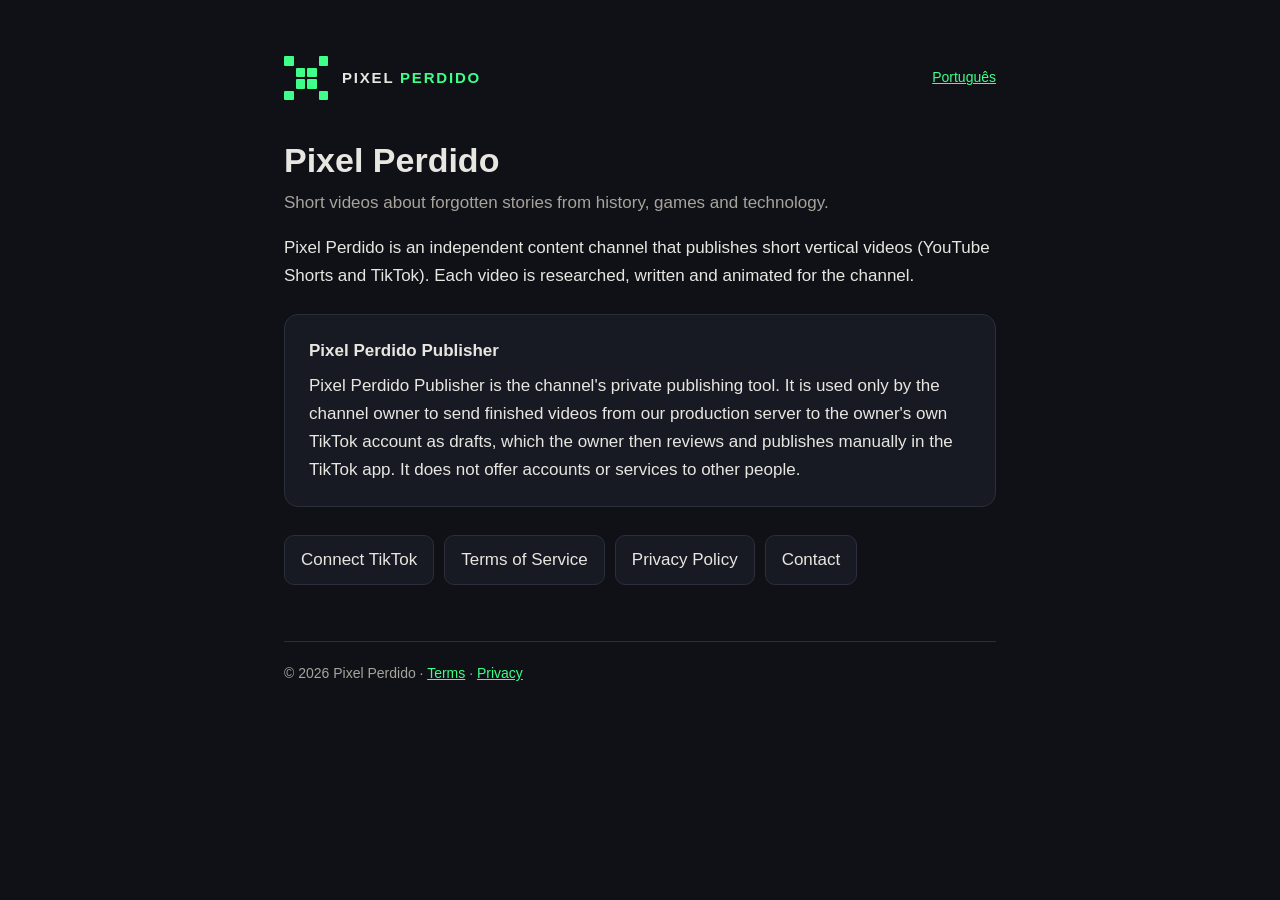
<file: index.html>
<!doctype html><html lang="en"><head><meta charset="utf-8"><meta name="viewport" content="width=device-width,initial-scale=1">
<title>Home · Pixel Perdido</title><meta name="description" content="Pixel Perdido: short videos about history, games and technology."><link rel="stylesheet" href="estilo.css"></head>
<body><main><header><div class="logo" aria-hidden="true"><i></i><i class="v"></i><i class="v"></i><i></i><i class="v"></i><i></i><i></i><i class="v"></i><i class="v"></i><i></i><i></i><i class="v"></i><i></i><i class="v"></i><i class="v"></i><i></i></div>
<div class="marca">Pixel <span>Perdido</span></div><a class="idioma" href="inicio.html">Português</a></header>

<h1>Pixel Perdido</h1><p class="sub">Short videos about forgotten stories from history, games and technology.</p>
<p>Pixel Perdido is an independent content channel that publishes short vertical videos (YouTube Shorts and TikTok). Each video is researched, written and animated for the channel.</p>
<div class="cartao"><strong>Pixel Perdido Publisher</strong><p style="margin:.4em 0 0">Pixel Perdido Publisher is the channel's private publishing tool. It is used only by the channel owner to send finished videos from our production server to the owner's own TikTok account as drafts, which the owner then reviews and publishes manually in the TikTok app. It does not offer accounts or services to other people.</p></div>
<nav><a href="connect.html">Connect TikTok</a><a href="terms.html">Terms of Service</a><a href="privacy.html">Privacy Policy</a><a href="https://github.com/eugustavokeller/pixelperdido/issues">Contact</a></nav>
<footer>© 2026 Pixel Perdido · <a href='terms.html'>Terms</a> · <a href='privacy.html'>Privacy</a></footer></main></body></html>
</file>
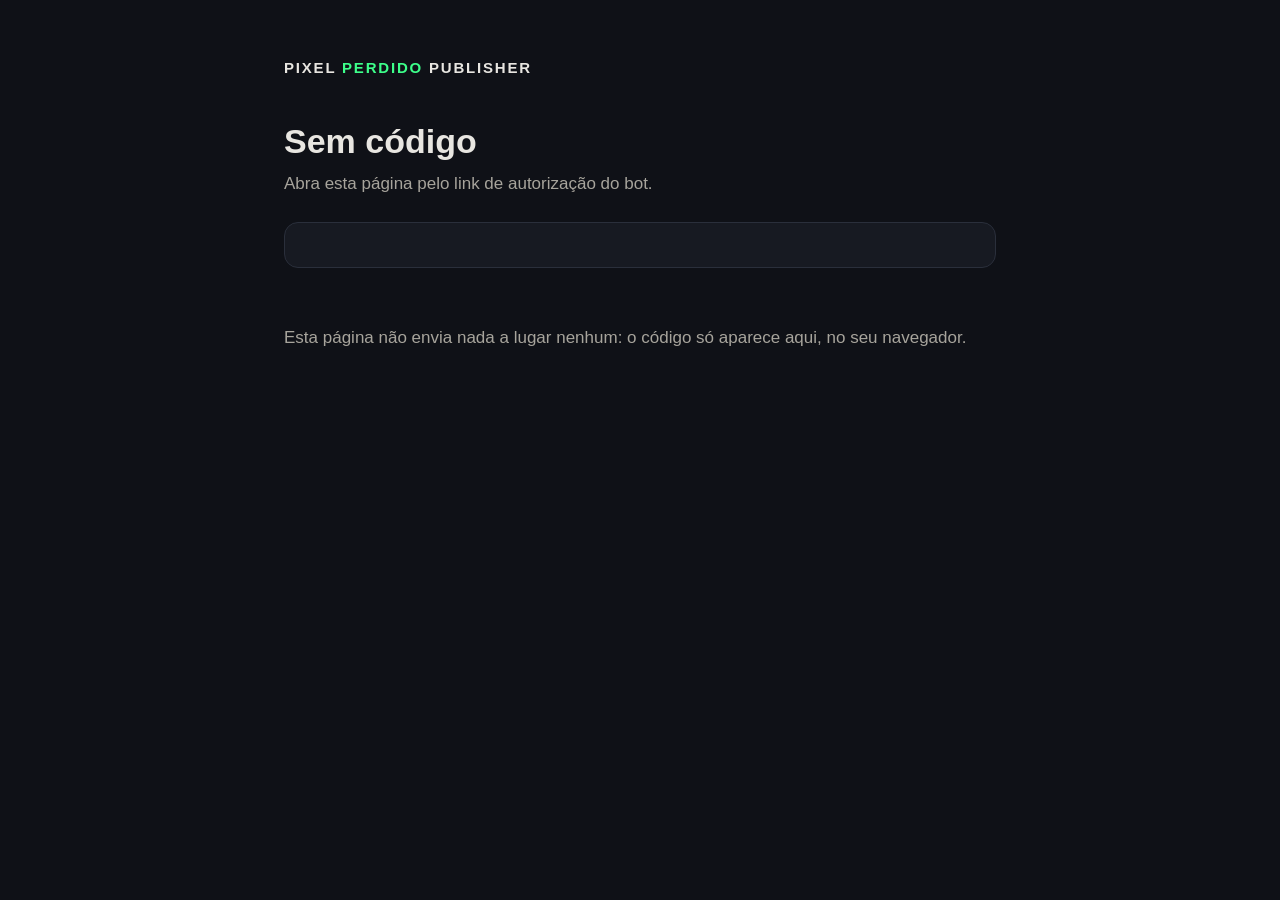
<file: callback.html>
<!doctype html><html lang="pt-BR"><head><meta charset="utf-8"><meta name="viewport" content="width=device-width,initial-scale=1">
<title>Autorização · Pixel Perdido</title><meta name="robots" content="noindex"><link rel="stylesheet" href="estilo.css"></head>
<body><main><header><div class="marca">Pixel <span>Perdido</span> Publisher</div></header>
<h1 id="t">Autorização recebida</h1>
<p class="sub" id="s">Copie o código abaixo e mande no Telegram do Pixel Perdido como: <strong>tiktok &lt;código&gt;</strong></p>
<div class="cartao"><code id="c" style="word-break:break-all;font-size:15px"></code></div>
<nav><a href="#" id="b">Copiar código</a></nav>
<p class="sub">Esta página não envia nada a lugar nenhum: o código só aparece aqui, no seu navegador.</p>
<script>
const q = new URLSearchParams(location.search), c = q.get("code"), e = q.get("error_description") || q.get("error");
const el = document.getElementById("c");
if (c) el.textContent = c; else { document.getElementById("t").textContent = "Sem código"; document.getElementById("s").textContent = e ? "O TikTok respondeu: " + e : "Abra esta página pelo link de autorização do bot."; document.getElementById("b").style.display = "none"; }
document.getElementById("b").onclick = (ev) => { ev.preventDefault(); navigator.clipboard.writeText("tiktok " + c); ev.target.textContent = "Copiado!"; };
</script></main></body></html>
</file>
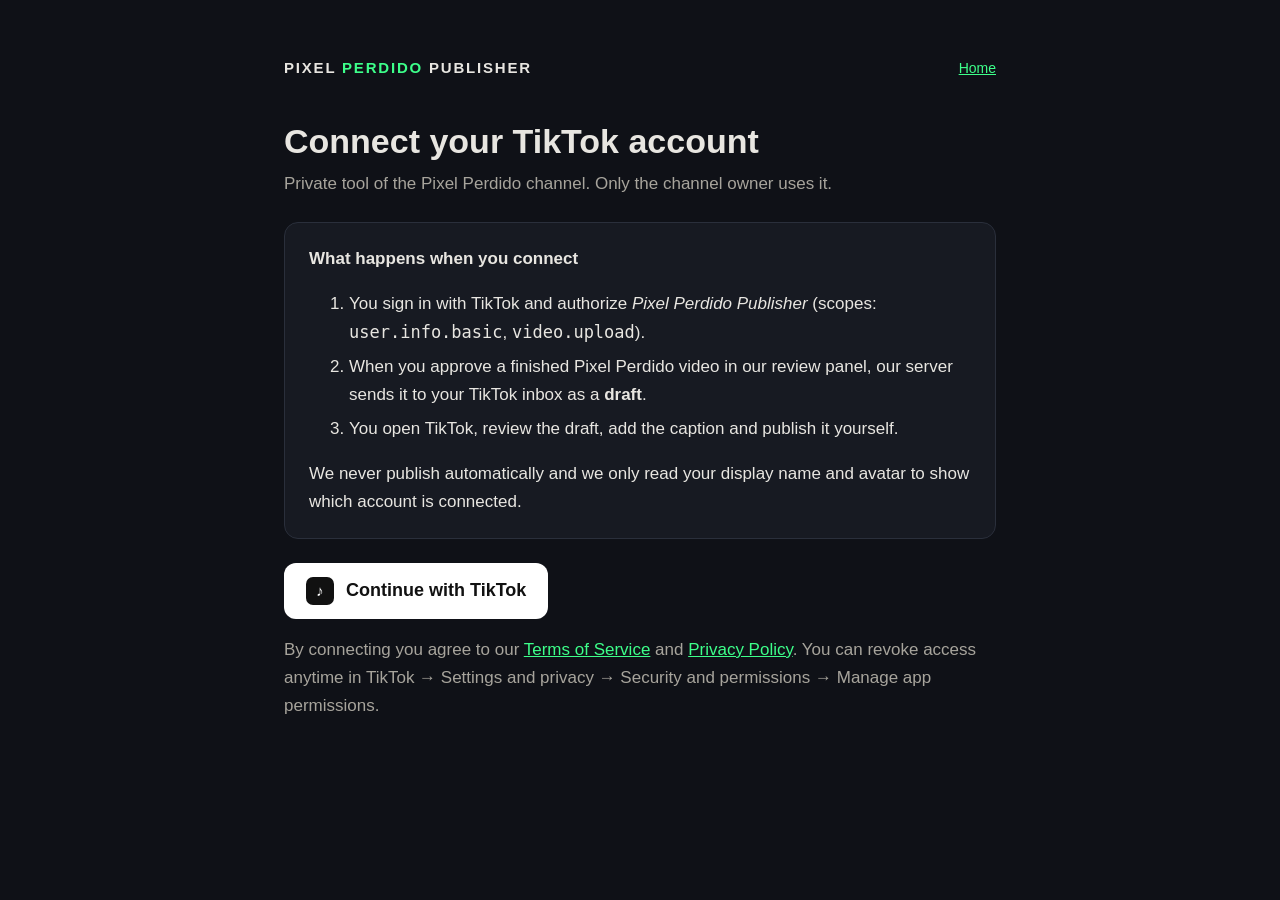
<file: connect.html>
<!doctype html><html lang="en"><head><meta charset="utf-8"><meta name="viewport" content="width=device-width,initial-scale=1">
<title>Connect TikTok · Pixel Perdido Publisher</title><meta name="robots" content="noindex"><link rel="stylesheet" href="estilo.css">
<style>.tk{display:inline-flex;align-items:center;gap:12px;background:#fff;color:#111;font-weight:700;font-size:18px;padding:14px 22px;border-radius:12px;text-decoration:none;border:0;cursor:pointer}
.tk:hover{filter:brightness(.92)}.tk b{display:inline-grid;place-items:center;width:28px;height:28px;border-radius:7px;background:#111;color:#fff;font-size:15px}
ol li{margin:6px 0}</style></head>
<body><main><header><div class="marca">Pixel <span>Perdido</span> Publisher</div><a class="idioma" href="index.html">Home</a></header>
<h1>Connect your TikTok account</h1>
<p class="sub">Private tool of the Pixel Perdido channel. Only the channel owner uses it.</p>
<div class="cartao"><strong>What happens when you connect</strong>
<ol><li>You sign in with TikTok and authorize <em>Pixel Perdido Publisher</em> (scopes: <code>user.info.basic</code>, <code>video.upload</code>).</li>
<li>When you approve a finished Pixel Perdido video in our review panel, our server sends it to your TikTok inbox as a <strong>draft</strong>.</li>
<li>You open TikTok, review the draft, add the caption and publish it yourself.</li></ol>
<p style="margin:0">We never publish automatically and we only read your display name and avatar to show which account is connected.</p></div>
<p><button class="tk" id="go"><b>♪</b>Continue with TikTok</button></p>
<p class="sub">By connecting you agree to our <a href="terms.html">Terms of Service</a> and <a href="privacy.html">Privacy Policy</a>. You can revoke access anytime in TikTok → Settings and privacy → Security and permissions → Manage app permissions.</p>
<script>
document.getElementById("go").onclick = () => {
  const st = Array.from(crypto.getRandomValues(new Uint8Array(12)), (b) => b.toString(16).padStart(2, "0")).join("");
  const q = new URLSearchParams({ client_key: "sbaw8g6pq8x4stlti2", scope: "user.info.basic,video.upload", response_type: "code",
    redirect_uri: "https://eugustavokeller.github.io/pixelperdido/callback.html", state: st });
  location.href = "https://www.tiktok.com/v2/auth/authorize/?" + q.toString();
};
</script></main></body></html>
</file>
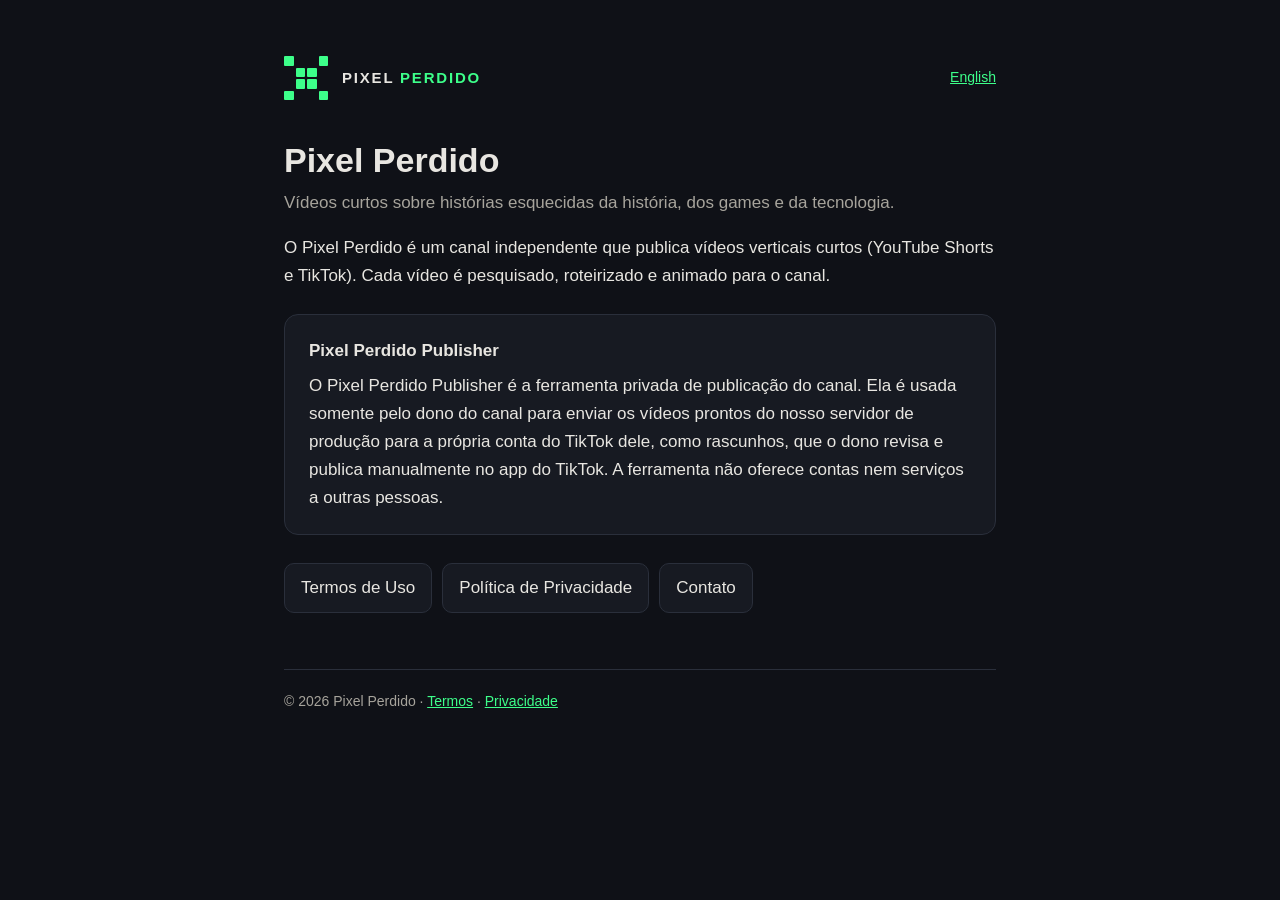
<file: inicio.html>
<!doctype html><html lang="pt-BR"><head><meta charset="utf-8"><meta name="viewport" content="width=device-width,initial-scale=1">
<title>Início · Pixel Perdido</title><meta name="description" content="Pixel Perdido: vídeos curtos sobre história, games e tecnologia."><link rel="stylesheet" href="estilo.css"></head>
<body><main><header><div class="logo" aria-hidden="true"><i></i><i class="v"></i><i class="v"></i><i></i><i class="v"></i><i></i><i></i><i class="v"></i><i class="v"></i><i></i><i></i><i class="v"></i><i></i><i class="v"></i><i class="v"></i><i></i></div>
<div class="marca">Pixel <span>Perdido</span></div><a class="idioma" href="index.html">English</a></header>

<h1>Pixel Perdido</h1><p class="sub">Vídeos curtos sobre histórias esquecidas da história, dos games e da tecnologia.</p>
<p>O Pixel Perdido é um canal independente que publica vídeos verticais curtos (YouTube Shorts e TikTok). Cada vídeo é pesquisado, roteirizado e animado para o canal.</p>
<div class="cartao"><strong>Pixel Perdido Publisher</strong><p style="margin:.4em 0 0">O Pixel Perdido Publisher é a ferramenta privada de publicação do canal. Ela é usada somente pelo dono do canal para enviar os vídeos prontos do nosso servidor de produção para a própria conta do TikTok dele, como rascunhos, que o dono revisa e publica manualmente no app do TikTok. A ferramenta não oferece contas nem serviços a outras pessoas.</p></div>
<nav><a href="termos.html">Termos de Uso</a><a href="privacidade.html">Política de Privacidade</a><a href="https://github.com/eugustavokeller/pixelperdido/issues">Contato</a></nav>
<footer>© 2026 Pixel Perdido · <a href='termos.html'>Termos</a> · <a href='privacidade.html'>Privacidade</a></footer></main></body></html>
</file>
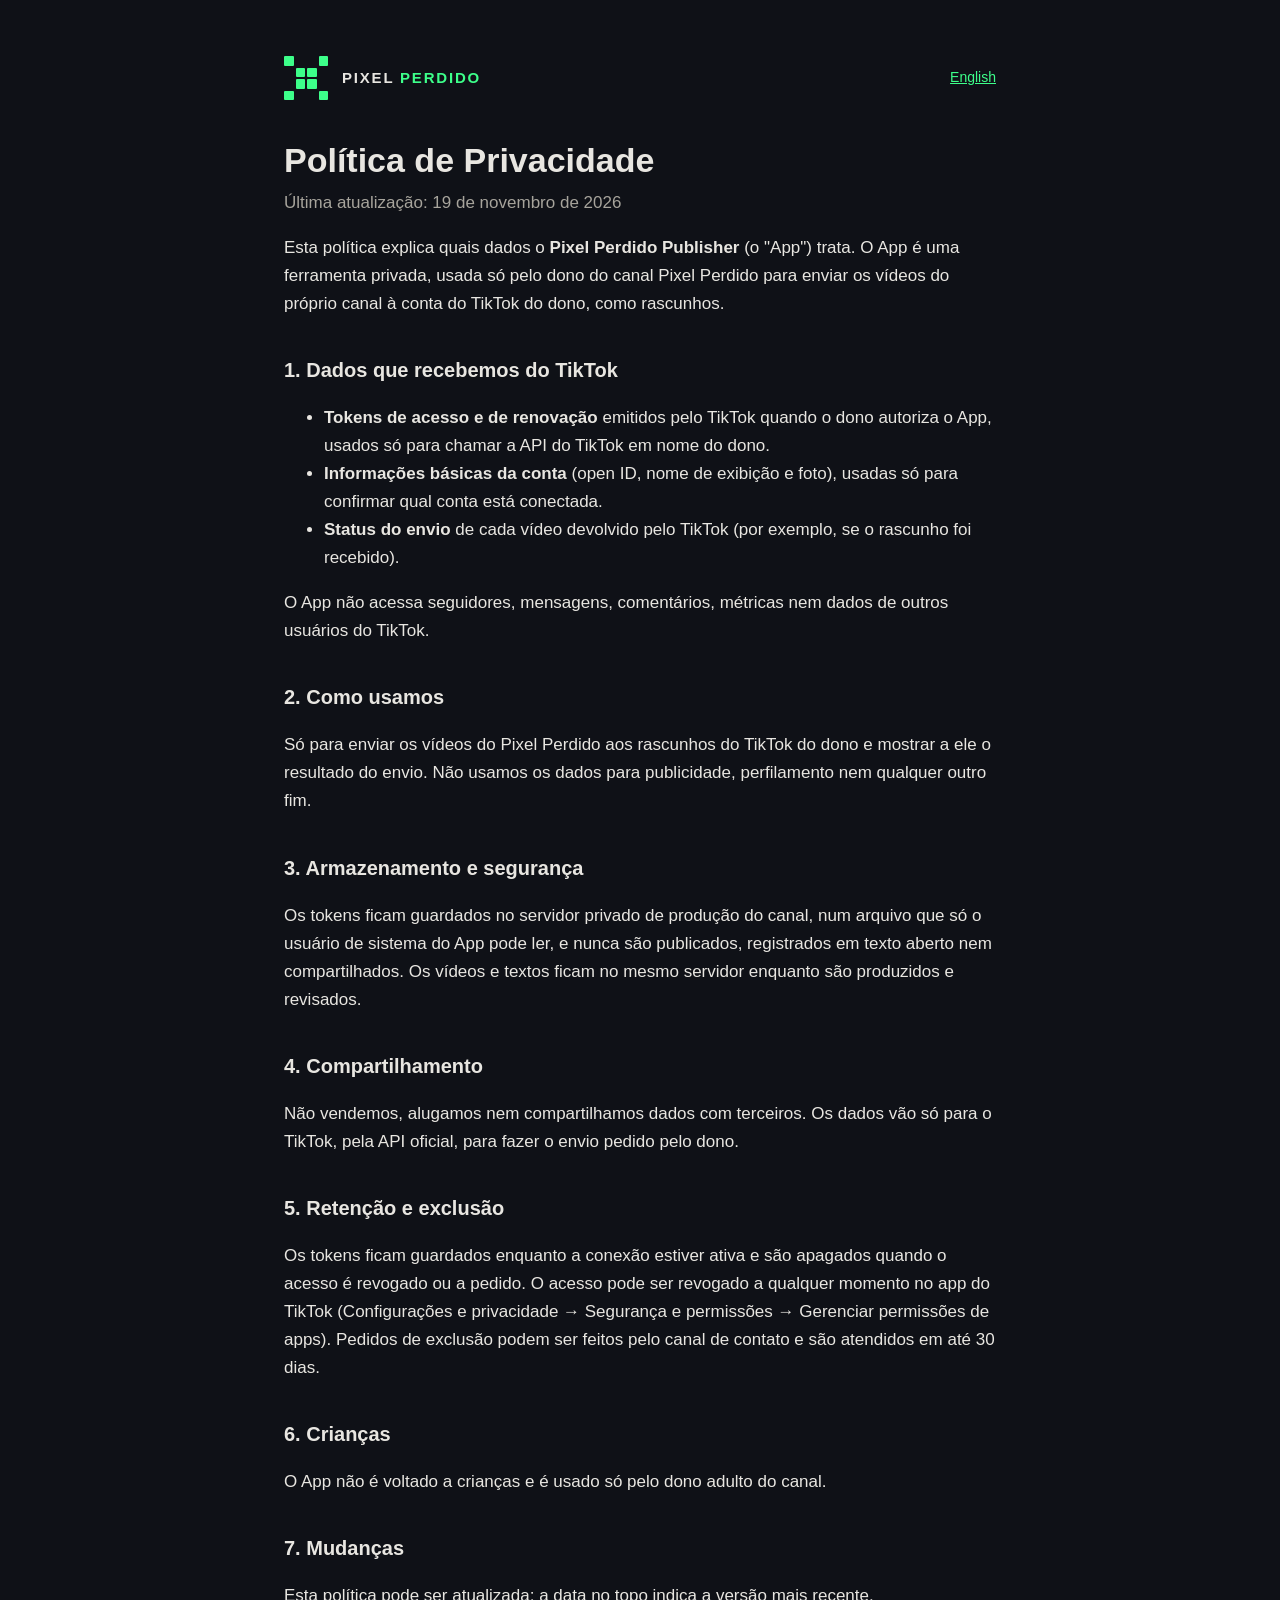
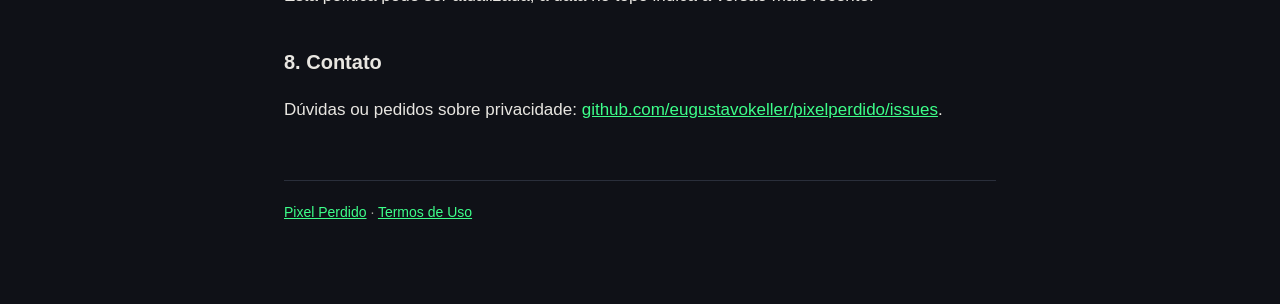
<file: privacidade.html>
<!doctype html><html lang="pt-BR"><head><meta charset="utf-8"><meta name="viewport" content="width=device-width,initial-scale=1">
<title>Política de Privacidade · Pixel Perdido</title><meta name="description" content="Política de Privacidade do Pixel Perdido Publisher."><link rel="stylesheet" href="estilo.css"></head>
<body><main><header><div class="logo" aria-hidden="true"><i></i><i class="v"></i><i class="v"></i><i></i><i class="v"></i><i></i><i></i><i class="v"></i><i class="v"></i><i></i><i></i><i class="v"></i><i></i><i class="v"></i><i class="v"></i><i></i></div>
<div class="marca">Pixel <span>Perdido</span></div><a class="idioma" href="privacy.html">English</a></header>

<h1>Política de Privacidade</h1><p class="sub">Última atualização: 19 de novembro de 2026</p>
<p>Esta política explica quais dados o <strong>Pixel Perdido Publisher</strong> (o "App") trata. O App é uma ferramenta privada, usada só pelo dono do canal Pixel Perdido para enviar os vídeos do próprio canal à conta do TikTok do dono, como rascunhos.</p>
<h2>1. Dados que recebemos do TikTok</h2><ul>
<li><strong>Tokens de acesso e de renovação</strong> emitidos pelo TikTok quando o dono autoriza o App, usados só para chamar a API do TikTok em nome do dono.</li>
<li><strong>Informações básicas da conta</strong> (open ID, nome de exibição e foto), usadas só para confirmar qual conta está conectada.</li>
<li><strong>Status do envio</strong> de cada vídeo devolvido pelo TikTok (por exemplo, se o rascunho foi recebido).</li></ul>
<p>O App não acessa seguidores, mensagens, comentários, métricas nem dados de outros usuários do TikTok.</p>
<h2>2. Como usamos</h2><p>Só para enviar os vídeos do Pixel Perdido aos rascunhos do TikTok do dono e mostrar a ele o resultado do envio. Não usamos os dados para publicidade, perfilamento nem qualquer outro fim.</p>
<h2>3. Armazenamento e segurança</h2><p>Os tokens ficam guardados no servidor privado de produção do canal, num arquivo que só o usuário de sistema do App pode ler, e nunca são publicados, registrados em texto aberto nem compartilhados. Os vídeos e textos ficam no mesmo servidor enquanto são produzidos e revisados.</p>
<h2>4. Compartilhamento</h2><p>Não vendemos, alugamos nem compartilhamos dados com terceiros. Os dados vão só para o TikTok, pela API oficial, para fazer o envio pedido pelo dono.</p>
<h2>5. Retenção e exclusão</h2><p>Os tokens ficam guardados enquanto a conexão estiver ativa e são apagados quando o acesso é revogado ou a pedido. O acesso pode ser revogado a qualquer momento no app do TikTok (Configurações e privacidade → Segurança e permissões → Gerenciar permissões de apps). Pedidos de exclusão podem ser feitos pelo canal de contato e são atendidos em até 30 dias.</p>
<h2>6. Crianças</h2><p>O App não é voltado a crianças e é usado só pelo dono adulto do canal.</p>
<h2>7. Mudanças</h2><p>Esta política pode ser atualizada; a data no topo indica a versão mais recente.</p>
<h2>8. Contato</h2><p>Dúvidas ou pedidos sobre privacidade: <a href="https://github.com/eugustavokeller/pixelperdido/issues">github.com/eugustavokeller/pixelperdido/issues</a>.</p>
<footer><a href='inicio.html'>Pixel Perdido</a> · <a href='termos.html'>Termos de Uso</a></footer></main></body></html>
</file>
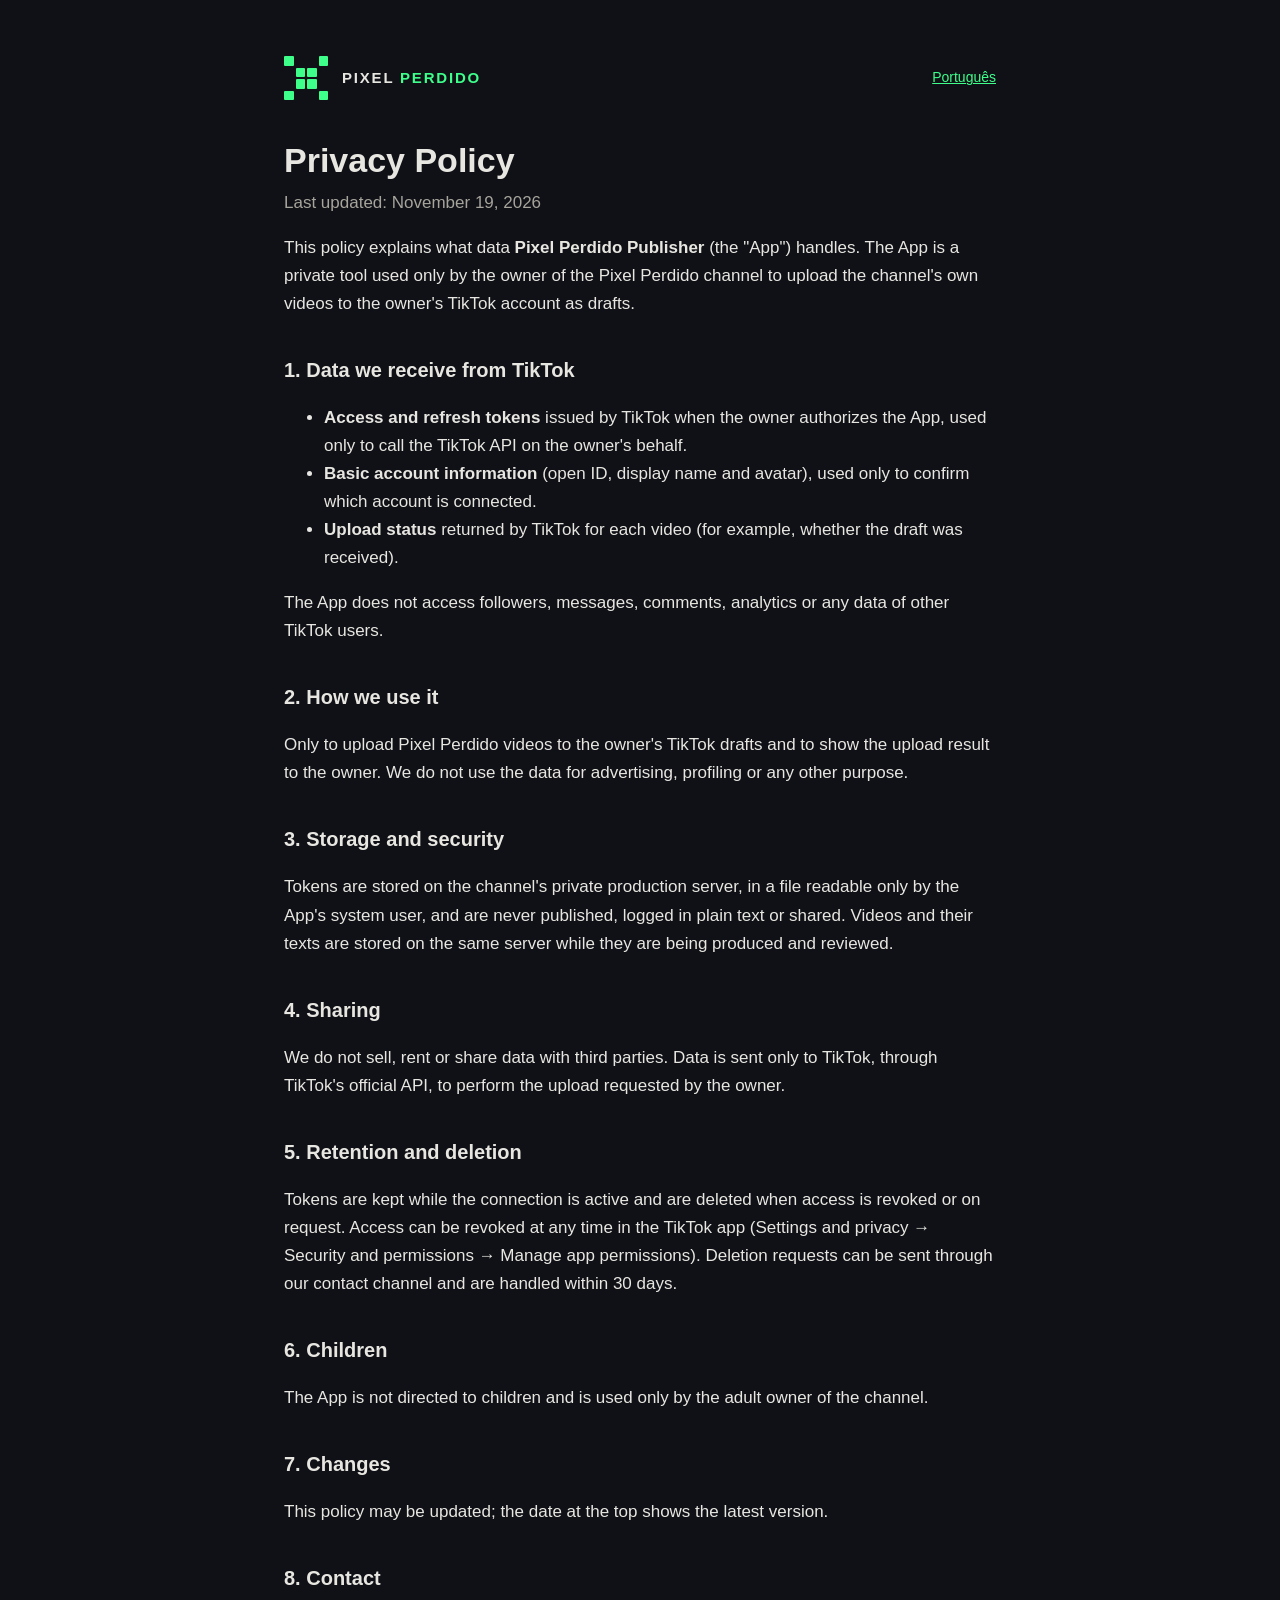
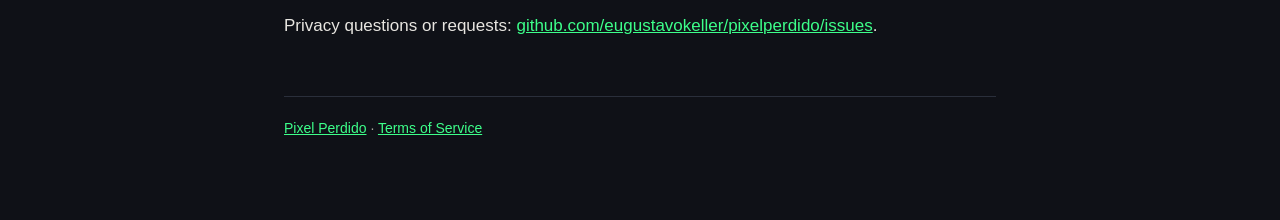
<file: privacy.html>
<!doctype html><html lang="en"><head><meta charset="utf-8"><meta name="viewport" content="width=device-width,initial-scale=1">
<title>Privacy Policy · Pixel Perdido</title><meta name="description" content="Privacy Policy of Pixel Perdido Publisher."><link rel="stylesheet" href="estilo.css"></head>
<body><main><header><div class="logo" aria-hidden="true"><i></i><i class="v"></i><i class="v"></i><i></i><i class="v"></i><i></i><i></i><i class="v"></i><i class="v"></i><i></i><i></i><i class="v"></i><i></i><i class="v"></i><i class="v"></i><i></i></div>
<div class="marca">Pixel <span>Perdido</span></div><a class="idioma" href="privacidade.html">Português</a></header>

<h1>Privacy Policy</h1><p class="sub">Last updated: November 19, 2026</p>
<p>This policy explains what data <strong>Pixel Perdido Publisher</strong> (the "App") handles. The App is a private tool used only by the owner of the Pixel Perdido channel to upload the channel's own videos to the owner's TikTok account as drafts.</p>
<h2>1. Data we receive from TikTok</h2><ul>
<li><strong>Access and refresh tokens</strong> issued by TikTok when the owner authorizes the App, used only to call the TikTok API on the owner's behalf.</li>
<li><strong>Basic account information</strong> (open ID, display name and avatar), used only to confirm which account is connected.</li>
<li><strong>Upload status</strong> returned by TikTok for each video (for example, whether the draft was received).</li></ul>
<p>The App does not access followers, messages, comments, analytics or any data of other TikTok users.</p>
<h2>2. How we use it</h2><p>Only to upload Pixel Perdido videos to the owner's TikTok drafts and to show the upload result to the owner. We do not use the data for advertising, profiling or any other purpose.</p>
<h2>3. Storage and security</h2><p>Tokens are stored on the channel's private production server, in a file readable only by the App's system user, and are never published, logged in plain text or shared. Videos and their texts are stored on the same server while they are being produced and reviewed.</p>
<h2>4. Sharing</h2><p>We do not sell, rent or share data with third parties. Data is sent only to TikTok, through TikTok's official API, to perform the upload requested by the owner.</p>
<h2>5. Retention and deletion</h2><p>Tokens are kept while the connection is active and are deleted when access is revoked or on request. Access can be revoked at any time in the TikTok app (Settings and privacy → Security and permissions → Manage app permissions). Deletion requests can be sent through our contact channel and are handled within 30 days.</p>
<h2>6. Children</h2><p>The App is not directed to children and is used only by the adult owner of the channel.</p>
<h2>7. Changes</h2><p>This policy may be updated; the date at the top shows the latest version.</p>
<h2>8. Contact</h2><p>Privacy questions or requests: <a href="https://github.com/eugustavokeller/pixelperdido/issues">github.com/eugustavokeller/pixelperdido/issues</a>.</p>
<footer><a href='index.html'>Pixel Perdido</a> · <a href='terms.html'>Terms of Service</a></footer></main></body></html>
</file>
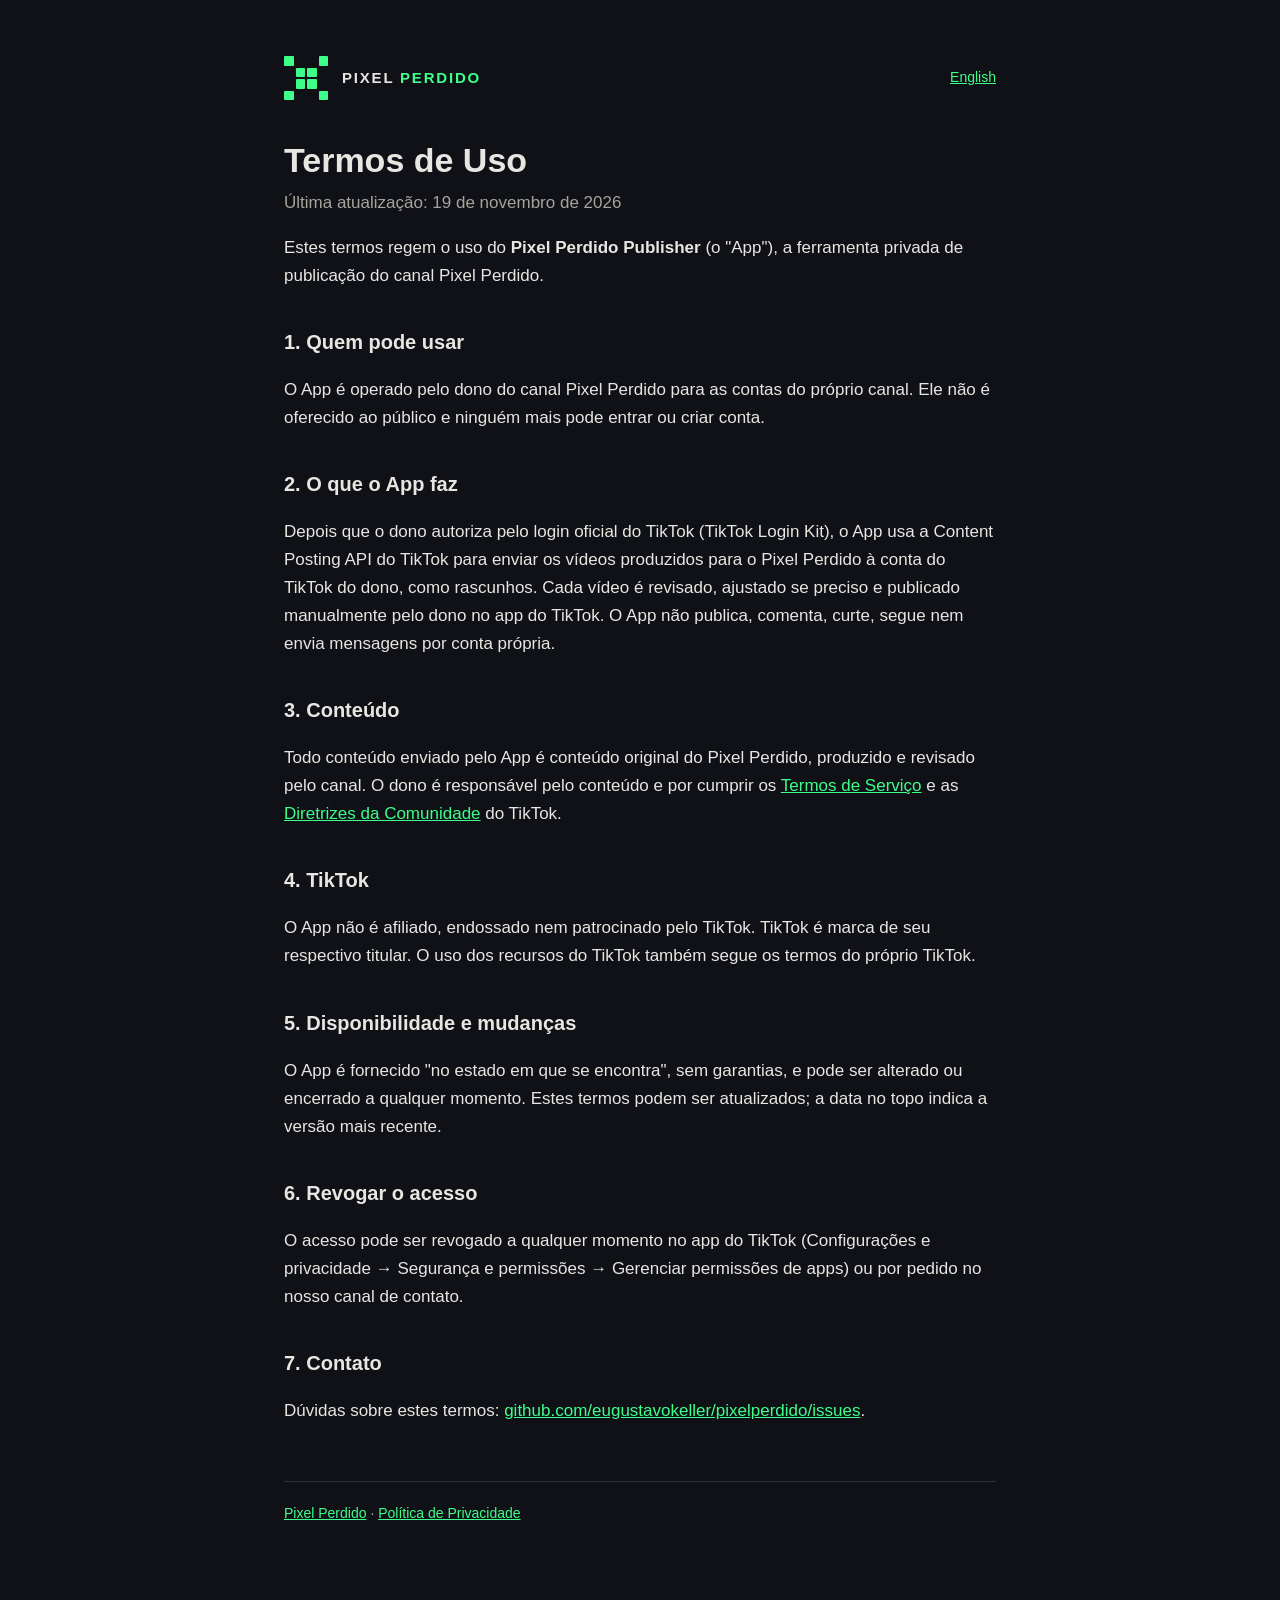
<file: termos.html>
<!doctype html><html lang="pt-BR"><head><meta charset="utf-8"><meta name="viewport" content="width=device-width,initial-scale=1">
<title>Termos de Uso · Pixel Perdido</title><meta name="description" content="Termos de Uso do Pixel Perdido Publisher."><link rel="stylesheet" href="estilo.css"></head>
<body><main><header><div class="logo" aria-hidden="true"><i></i><i class="v"></i><i class="v"></i><i></i><i class="v"></i><i></i><i></i><i class="v"></i><i class="v"></i><i></i><i></i><i class="v"></i><i></i><i class="v"></i><i class="v"></i><i></i></div>
<div class="marca">Pixel <span>Perdido</span></div><a class="idioma" href="terms.html">English</a></header>

<h1>Termos de Uso</h1><p class="sub">Última atualização: 19 de novembro de 2026</p>
<p>Estes termos regem o uso do <strong>Pixel Perdido Publisher</strong> (o "App"), a ferramenta privada de publicação do canal Pixel Perdido.</p>
<h2>1. Quem pode usar</h2><p>O App é operado pelo dono do canal Pixel Perdido para as contas do próprio canal. Ele não é oferecido ao público e ninguém mais pode entrar ou criar conta.</p>
<h2>2. O que o App faz</h2><p>Depois que o dono autoriza pelo login oficial do TikTok (TikTok Login Kit), o App usa a Content Posting API do TikTok para enviar os vídeos produzidos para o Pixel Perdido à conta do TikTok do dono, como rascunhos. Cada vídeo é revisado, ajustado se preciso e publicado manualmente pelo dono no app do TikTok. O App não publica, comenta, curte, segue nem envia mensagens por conta própria.</p>
<h2>3. Conteúdo</h2><p>Todo conteúdo enviado pelo App é conteúdo original do Pixel Perdido, produzido e revisado pelo canal. O dono é responsável pelo conteúdo e por cumprir os <a href="https://www.tiktok.com/legal/page/global/terms-of-service/pt-BR">Termos de Serviço</a> e as <a href="https://www.tiktok.com/community-guidelines">Diretrizes da Comunidade</a> do TikTok.</p>
<h2>4. TikTok</h2><p>O App não é afiliado, endossado nem patrocinado pelo TikTok. TikTok é marca de seu respectivo titular. O uso dos recursos do TikTok também segue os termos do próprio TikTok.</p>
<h2>5. Disponibilidade e mudanças</h2><p>O App é fornecido "no estado em que se encontra", sem garantias, e pode ser alterado ou encerrado a qualquer momento. Estes termos podem ser atualizados; a data no topo indica a versão mais recente.</p>
<h2>6. Revogar o acesso</h2><p>O acesso pode ser revogado a qualquer momento no app do TikTok (Configurações e privacidade → Segurança e permissões → Gerenciar permissões de apps) ou por pedido no nosso canal de contato.</p>
<h2>7. Contato</h2><p>Dúvidas sobre estes termos: <a href="https://github.com/eugustavokeller/pixelperdido/issues">github.com/eugustavokeller/pixelperdido/issues</a>.</p>
<footer><a href='inicio.html'>Pixel Perdido</a> · <a href='privacidade.html'>Política de Privacidade</a></footer></main></body></html>
</file>
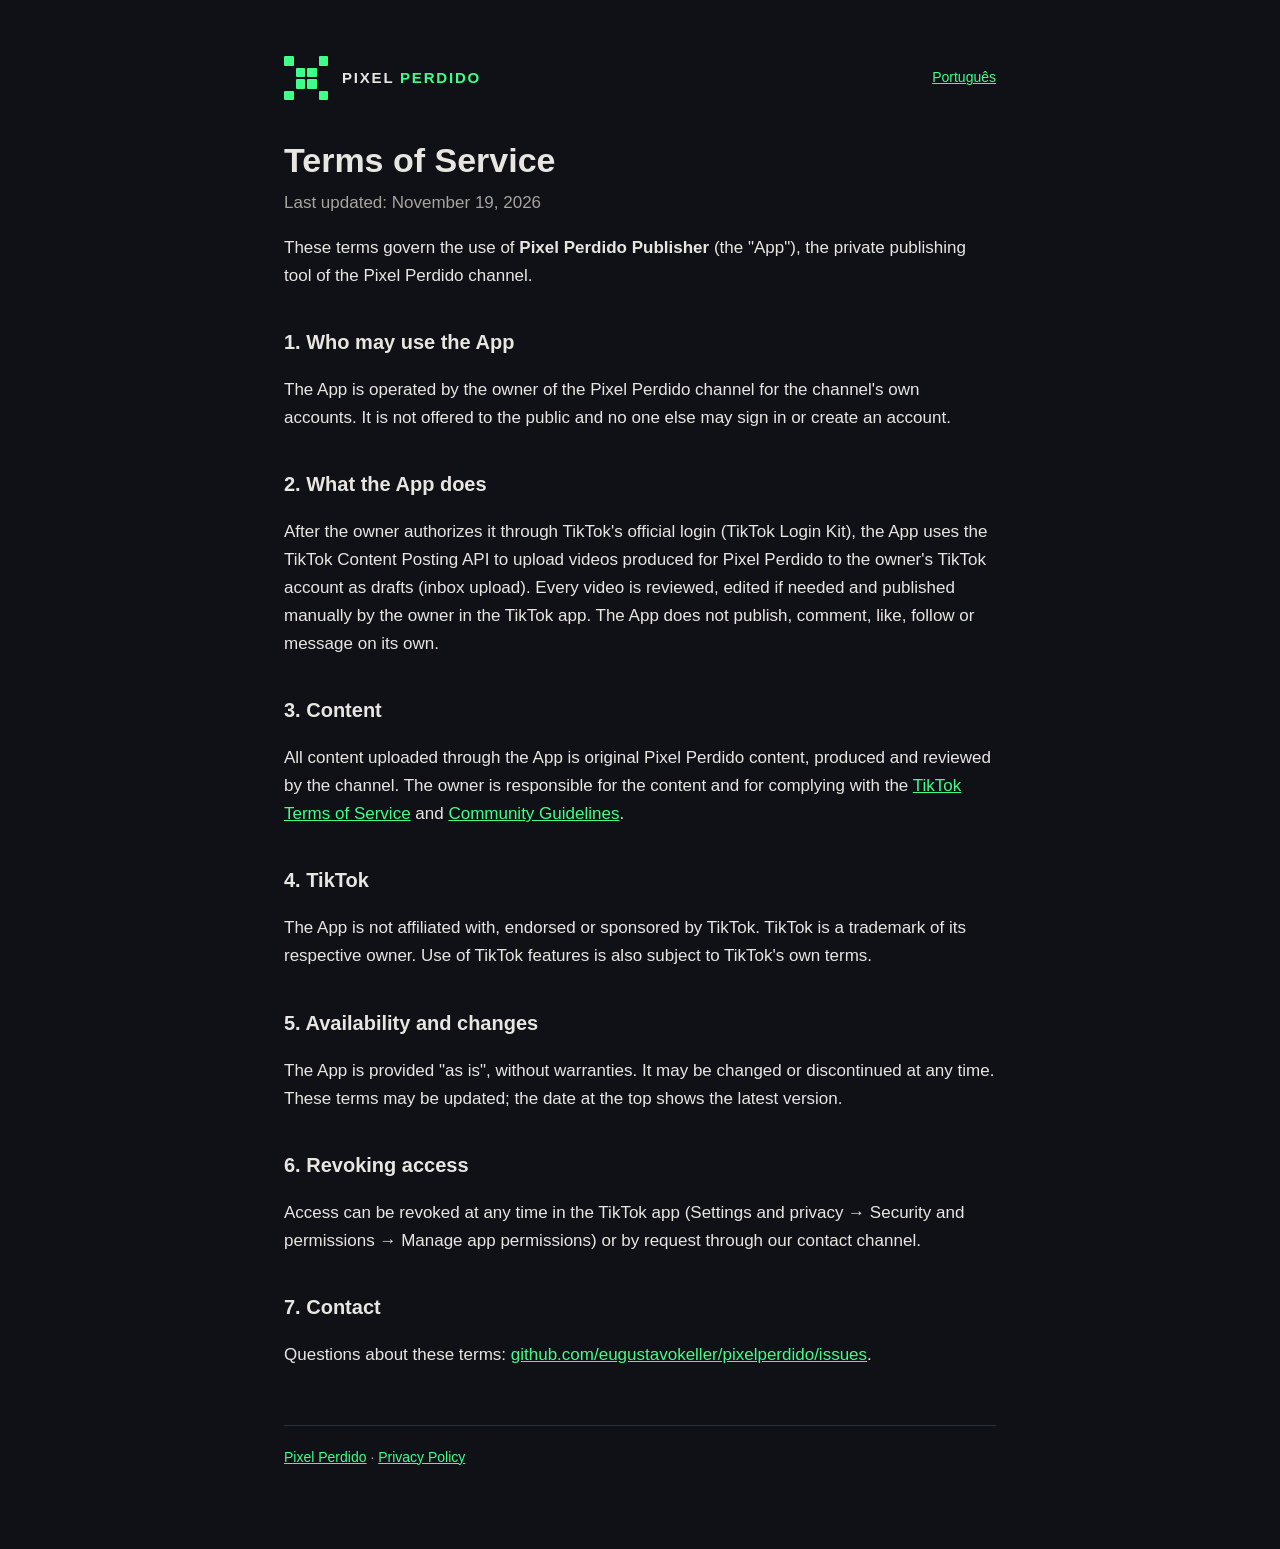
<file: terms.html>
<!doctype html><html lang="en"><head><meta charset="utf-8"><meta name="viewport" content="width=device-width,initial-scale=1">
<title>Terms of Service · Pixel Perdido</title><meta name="description" content="Terms of Service of Pixel Perdido Publisher."><link rel="stylesheet" href="estilo.css"></head>
<body><main><header><div class="logo" aria-hidden="true"><i></i><i class="v"></i><i class="v"></i><i></i><i class="v"></i><i></i><i></i><i class="v"></i><i class="v"></i><i></i><i></i><i class="v"></i><i></i><i class="v"></i><i class="v"></i><i></i></div>
<div class="marca">Pixel <span>Perdido</span></div><a class="idioma" href="termos.html">Português</a></header>

<h1>Terms of Service</h1><p class="sub">Last updated: November 19, 2026</p>
<p>These terms govern the use of <strong>Pixel Perdido Publisher</strong> (the "App"), the private publishing tool of the Pixel Perdido channel.</p>
<h2>1. Who may use the App</h2><p>The App is operated by the owner of the Pixel Perdido channel for the channel's own accounts. It is not offered to the public and no one else may sign in or create an account.</p>
<h2>2. What the App does</h2><p>After the owner authorizes it through TikTok's official login (TikTok Login Kit), the App uses the TikTok Content Posting API to upload videos produced for Pixel Perdido to the owner's TikTok account as drafts (inbox upload). Every video is reviewed, edited if needed and published manually by the owner in the TikTok app. The App does not publish, comment, like, follow or message on its own.</p>
<h2>3. Content</h2><p>All content uploaded through the App is original Pixel Perdido content, produced and reviewed by the channel. The owner is responsible for the content and for complying with the <a href="https://www.tiktok.com/legal/page/global/terms-of-service/en">TikTok Terms of Service</a> and <a href="https://www.tiktok.com/community-guidelines">Community Guidelines</a>.</p>
<h2>4. TikTok</h2><p>The App is not affiliated with, endorsed or sponsored by TikTok. TikTok is a trademark of its respective owner. Use of TikTok features is also subject to TikTok's own terms.</p>
<h2>5. Availability and changes</h2><p>The App is provided "as is", without warranties. It may be changed or discontinued at any time. These terms may be updated; the date at the top shows the latest version.</p>
<h2>6. Revoking access</h2><p>Access can be revoked at any time in the TikTok app (Settings and privacy → Security and permissions → Manage app permissions) or by request through our contact channel.</p>
<h2>7. Contact</h2><p>Questions about these terms: <a href="https://github.com/eugustavokeller/pixelperdido/issues">github.com/eugustavokeller/pixelperdido/issues</a>.</p>
<footer><a href='index.html'>Pixel Perdido</a> · <a href='privacy.html'>Privacy Policy</a></footer></main></body></html>
</file>
<file: estilo.css>
:root{--fundo:#0f1117;--cartao:#171a22;--texto:#e8e6e1;--suave:#a7a49c;--verde:#3dff8a;--borda:#2a2f3b}
*{box-sizing:border-box}html{background:var(--fundo)}
body{margin:0;color:var(--texto);font:17px/1.65 -apple-system,BlinkMacSystemFont,"Segoe UI",Roboto,Helvetica,Arial,sans-serif}
main{max-width:760px;margin:0 auto;padding:56px 24px 80px}
header{display:flex;align-items:center;gap:14px;margin-bottom:40px}
.logo{width:44px;height:44px;image-rendering:pixelated;display:grid;grid-template-columns:repeat(4,1fr);gap:2px}
.logo i{background:var(--verde);border-radius:1px}.logo i.v{background:transparent}
.marca{font-weight:800;letter-spacing:.12em;text-transform:uppercase;font-size:15px}
.marca span{color:var(--verde)}
h1{font-size:34px;line-height:1.2;margin:0 0 8px}h2{font-size:20px;margin:36px 0 8px}
p,li{color:var(--texto)}.sub{color:var(--suave);margin-top:0}
a{color:var(--verde)}nav{display:flex;flex-wrap:wrap;gap:10px;margin:28px 0}
nav a{border:1px solid var(--borda);background:var(--cartao);padding:10px 16px;border-radius:10px;text-decoration:none;color:var(--texto)}
nav a:hover{border-color:var(--verde)}
.cartao{background:var(--cartao);border:1px solid var(--borda);border-radius:14px;padding:22px 24px;margin:24px 0}
footer{margin-top:56px;color:var(--suave);font-size:14px;border-top:1px solid var(--borda);padding-top:20px}
.idioma{margin-left:auto;font-size:14px}
</file>
